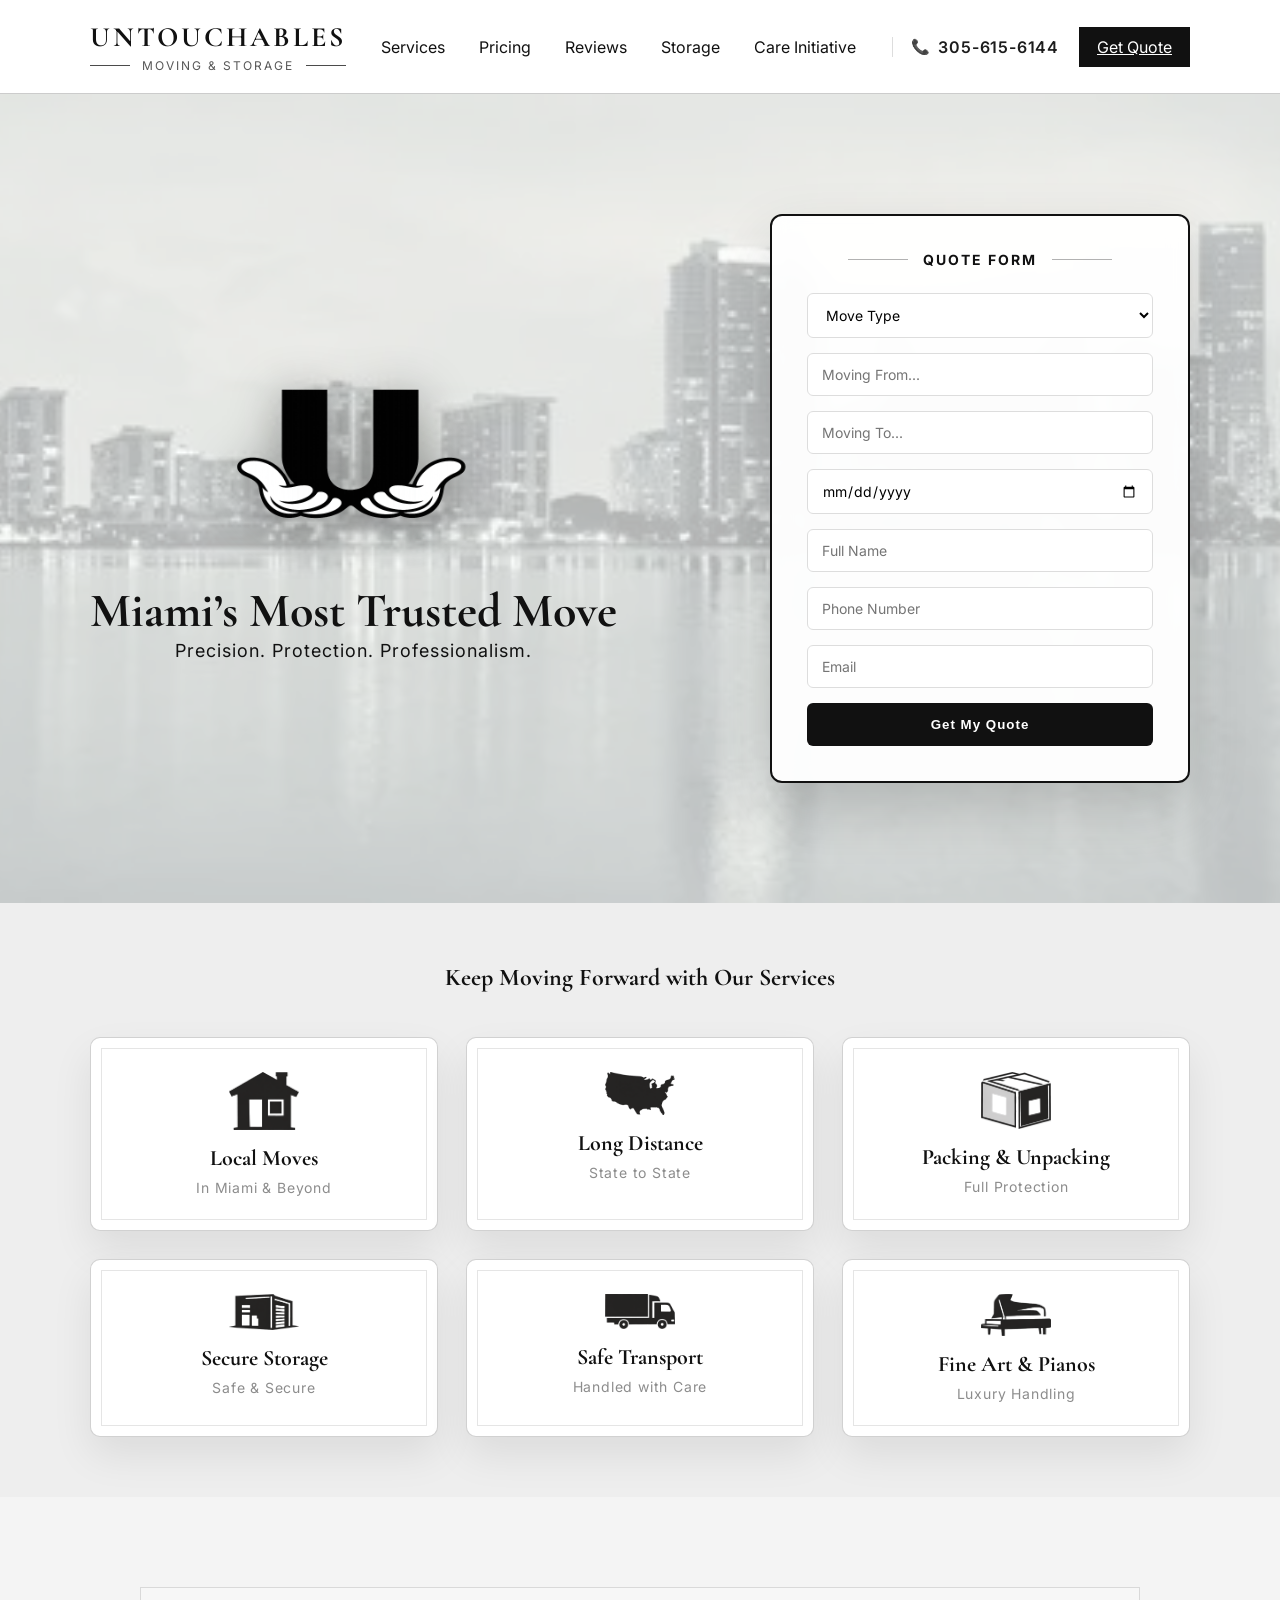
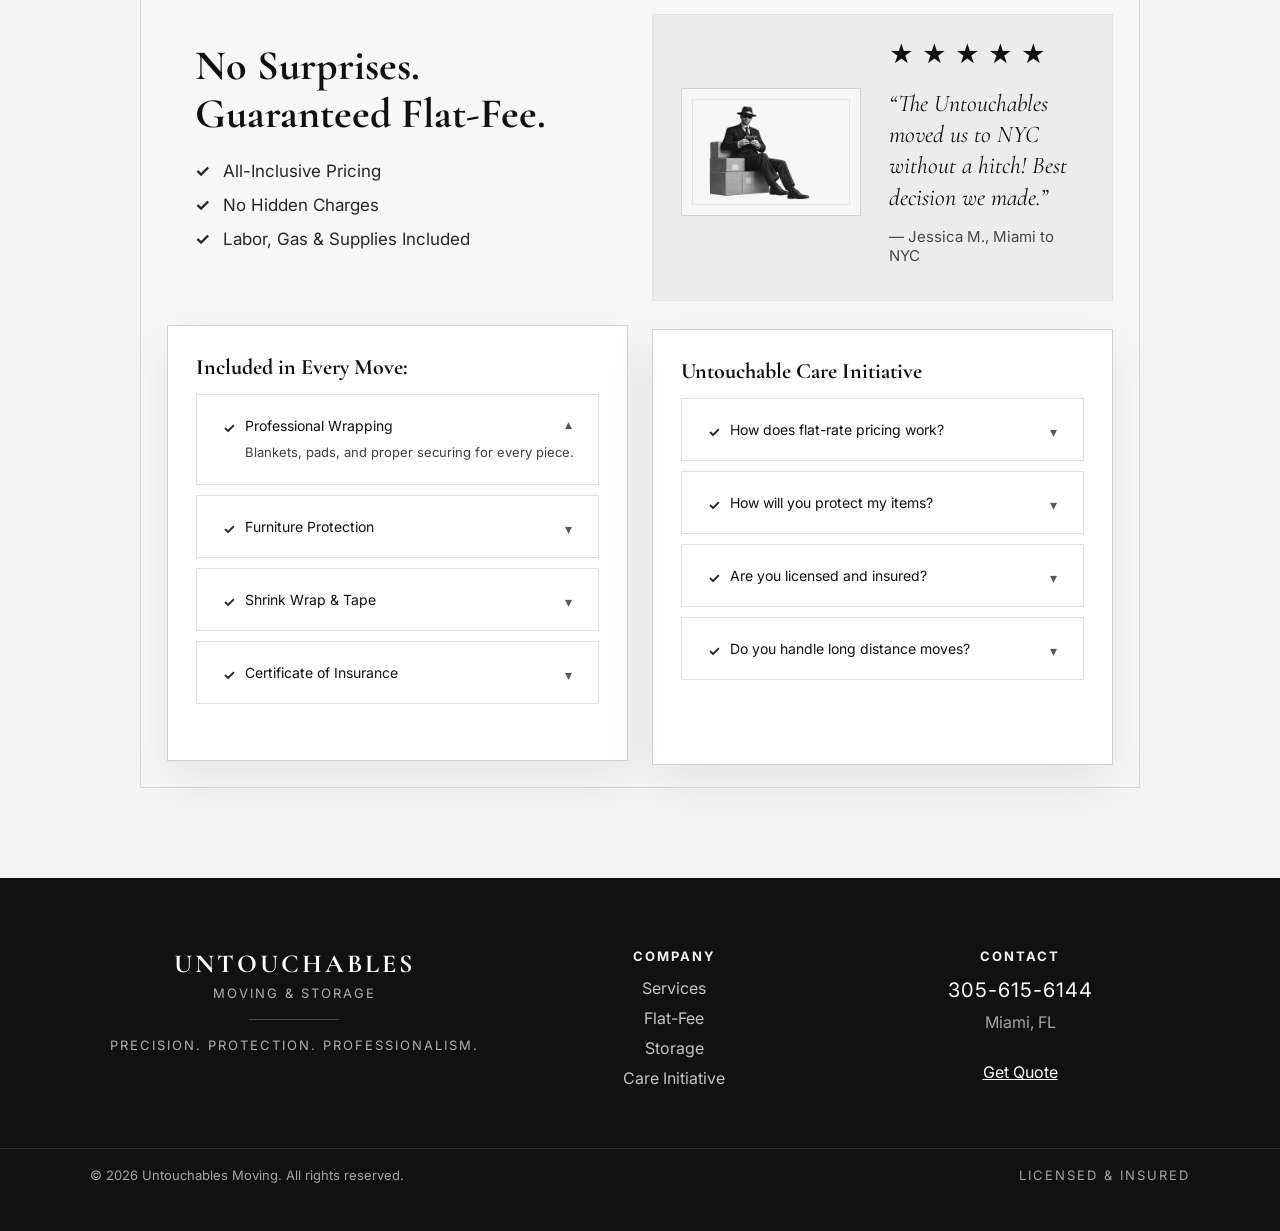
<file: index.html>
<!DOCTYPE html>
<html lang="en">
<head>
<meta charset="UTF-8">
<meta name="viewport" content="width=device-width, initial-scale=1.0">
<title>Untouchables Moving</title>

<link href="https://fonts.googleapis.com/css2?family=Cormorant+Garamond:wght@400;600;700&family=Inter:wght@400;500;600&display=swap" rel="stylesheet">
<link rel="stylesheet" href="style.css">
</head>

<body>

<header class="header">
  <div class="container header-inner">
    <div class="logo">
      <h1>UNTOUCHABLES</h1>
      <span>Moving & Storage</span>
    </div>

    <nav>
      <a href="#">Services</a>
      <a href="#">Pricing</a>
      <a href="#">Reviews</a>
      <a href="#">Storage</a>
      <a href="#">Care Initiative</a>
    </nav>

    <div class="header-cta">
  <a href="tel:3056156144" class="header-phone">
    <span class="phone-icon">📞</span>
    305-615-6144
  </a>

  <a class="btn-dark" href="#quote">Get Quote</a>
</div>
  </div>
</header>
<section class="hero">
  <div class="container hero-inner">
    
    <div class="hero-text">

  <img src="assets/u_logo.png" alt="Untouchables Logo" class="hero-logo">

  <h2>Miami’s Most Trusted Move</h2>
  <p>Precision. Protection. Professionalism.</p>

</div>

    <form class="quote-box" action="https://formsubmit.co/2654824020d9dcc172148d3e8ca8bb8e" method="POST">
  <h3>Quote Form</h3>

  <!-- (opciono) subject emaila -->
  <input type="hidden" name="_subject" value="New Quote Request — Untouchables">

  <!-- (opciono) redirect posle slanja -->

  <input type="hidden" name="_next" value="https://gorankaranovic.github.io/untouchables-site/thank-you.html">


  <!-- (opciono) isključi captcha -->
  <input type="hidden" name="_captcha" value="false">

  <input type="hidden" name="_template" value="table">

  <select name="moveType" required>
    <option value="" selected disabled>Move Type</option>
    <option>Local Move</option>
    <option>Long Distance</option>
  </select>

  <input type="text" name="fromAddress" placeholder="Moving From..." required>
  <input type="text" name="toAddress" placeholder="Moving To..." required>

  <input type="date" name="moveDate" required>

  <input type="text" name="name" placeholder="Full Name" required>
  <input type="tel" name="phone" placeholder="Phone Number" required>
  <input type="email" name="email" placeholder="Email" required>

  <button class="btn-dark full" type="submit">Get My Quote</button>
</form>

  </div>
</section>

<section class="services">
  <div class="container">
    <h2 class="section-title">Keep Moving Forward with Our Services</h2>

<div class="service-grid">

  <div class="card service-card">
    <img src="assets/optimized_local_moves_icon.png" alt="Local Moves" class="service-icon">
    <h3>Local Moves</h3>
    <p>In Miami & Beyond</p>
  </div>

  <div class="card service-card">
    <img src="assets/optimized_long_distance_icon.png" alt="Long Distance" class="service-icon">
    <h3>Long Distance</h3>
    <p>State to State</p>
  </div>

  <div class="card service-card">
    <img src="assets/optimized_packing_unpacking_icon.png" alt="Packing & Unpacking" class="service-icon">
    <h3>Packing &amp; Unpacking</h3>
    <p>Full Protection</p>
  </div>

  <div class="card service-card">
    <img src="assets/optimized_secure_storage_icon.png" alt="Secure Storage" class="service-icon">
    <h3>Secure Storage</h3>
    <p>Safe &amp; Secure</p>
  </div>

  <div class="card service-card">
    <img src="assets/optimized_safe_transport_icon.png" alt="Safe Transport" class="service-icon">
    <h3>Safe Transport</h3>
    <p>Handled with Care</p>
  </div>

  <div class="card service-card">
    <img src="assets/optimized_fine_art_pianos_icon.png" alt="Fine Art & Pianos" class="service-icon">
    <h3>Fine Art &amp; Pianos</h3>
    <p>Luxury Handling</p>
  </div>

</div>
  </div>
</section>

<section class="flat-fee" id="flat-fee">
  <div class="container flat-fee-grid">

    <!-- TOP LEFT -->
    <div class="flat-top-left">
      <h2>No Surprises. Guaranteed Flat-Fee.</h2>

      <ul class="checklist">
        <li>All-Inclusive Pricing</li>
        <li>No Hidden Charges</li>
        <li>Labor, Gas & Supplies Included</li>
      </ul>
    </div>

    <!-- TOP RIGHT -->
    <div class="panel flat-top-right">
      <h3>Included in Every Move:</h3>

      <details class="acc-item" open>
        <summary>Professional Wrapping</summary>
        <div class="acc-body">Blankets, pads, and proper securing for every piece.</div>
      </details>

      <details class="acc-item">
        <summary>Furniture Protection</summary>
        <div class="acc-body">Corners, legs, and delicate surfaces protected end-to-end.</div>
      </details>

      <details class="acc-item">
        <summary>Shrink Wrap &amp; Tape</summary>
        <div class="acc-body">Clean wrapping to prevent scratches and shifting in transit.</div>
      </details>

      <details class="acc-item">
        <summary>Certificate of Insurance</summary>
        <div class="acc-body">Proof of coverage available upon request.</div>
      </details>
    </div>

    <!-- BOTTOM LEFT -->
    <div class="testimonial flat-bottom-left">
      <div class="stars" aria-label="5 star rating">★★★★★</div>

      <div class="testimonial-inner">
        <div class="testimonial-img">
          <!-- ovde stavi transparentnog čoveka -->
          <img src="assets/man-in-black.png" alt="Customer" />
        </div>

        <div class="testimonial-text">
          <p class="quote">
            “The Untouchables moved us to NYC without a hitch! Best decision we made.”
          </p>
          <p class="author">— Jessica M., Miami to NYC</p>
        </div>
      </div>
    </div>

    <!-- BOTTOM RIGHT -->
    <div class="panel flat-bottom-right">
      <h3>Untouchable Care Initiative</h3>

      <details class="acc-item">
        <summary>How does flat-rate pricing work?</summary>
        <div class="acc-body">We quote based on move size, distance, access, and special items.</div>
      </details>

      <details class="acc-item">
        <summary>How will you protect my items?</summary>
        <div class="acc-body">Professional padding, wrapping, and secure loading methods.</div>
      </details>

      <details class="acc-item">
        <summary>Are you licensed and insured?</summary>
        <div class="acc-body">Yes — documentation is available with your quote.</div>
      </details>

      <details class="acc-item">
        <summary>Do you handle long distance moves?</summary>
        <div class="acc-body">Yes — state-to-state moves with careful scheduling and protection.</div>
      </details>
    </div>

  </div>
</section>

<footer class="footer">
  <div class="container footer-inner">

    <div class="footer-brand">
      <h2>UNTOUCHABLES</h2>
      <p>Moving & Storage</p>
      <div class="footer-divider"></div>
      <p class="footer-note">Precision. Protection. Professionalism.</p>
    </div>

    <div class="footer-links">
      <h4>Company</h4>
      <a href="#">Services</a>
      <a href="#flat-fee">Flat-Fee</a>
      <a href="#">Storage</a>
      <a href="#">Care Initiative</a>
    </div>

    <div class="footer-contact">
      <h4>Contact</h4>
      <a href="tel:3056156144" class="footer-phone">305-615-6144</a>
      <p class="footer-small">Miami, FL</p>
      <a href="#quote" class="btn-dark footer-btn">Get Quote</a>
    </div>

  </div>

  <div class="footer-bottom">
    <div class="container footer-bottom-inner">
      <p>© <span id="year"></span> Untouchables Moving. All rights reserved.</p>
      <p class="footer-mini">Licensed & Insured</p>
    </div>
  </div>
</footer>


  <script>
  document.getElementById("year").textContent = new Date().getFullYear();

  // sticky header shadow on scroll
  const header = document.querySelector(".header");
  const onScroll = () => {
    if (window.scrollY > 8) header.classList.add("is-sticky");
    else header.classList.remove("is-sticky");
  };
  window.addEventListener("scroll", onScroll, { passive: true });
  onScroll();
</script>

</body>
</html>
</file>
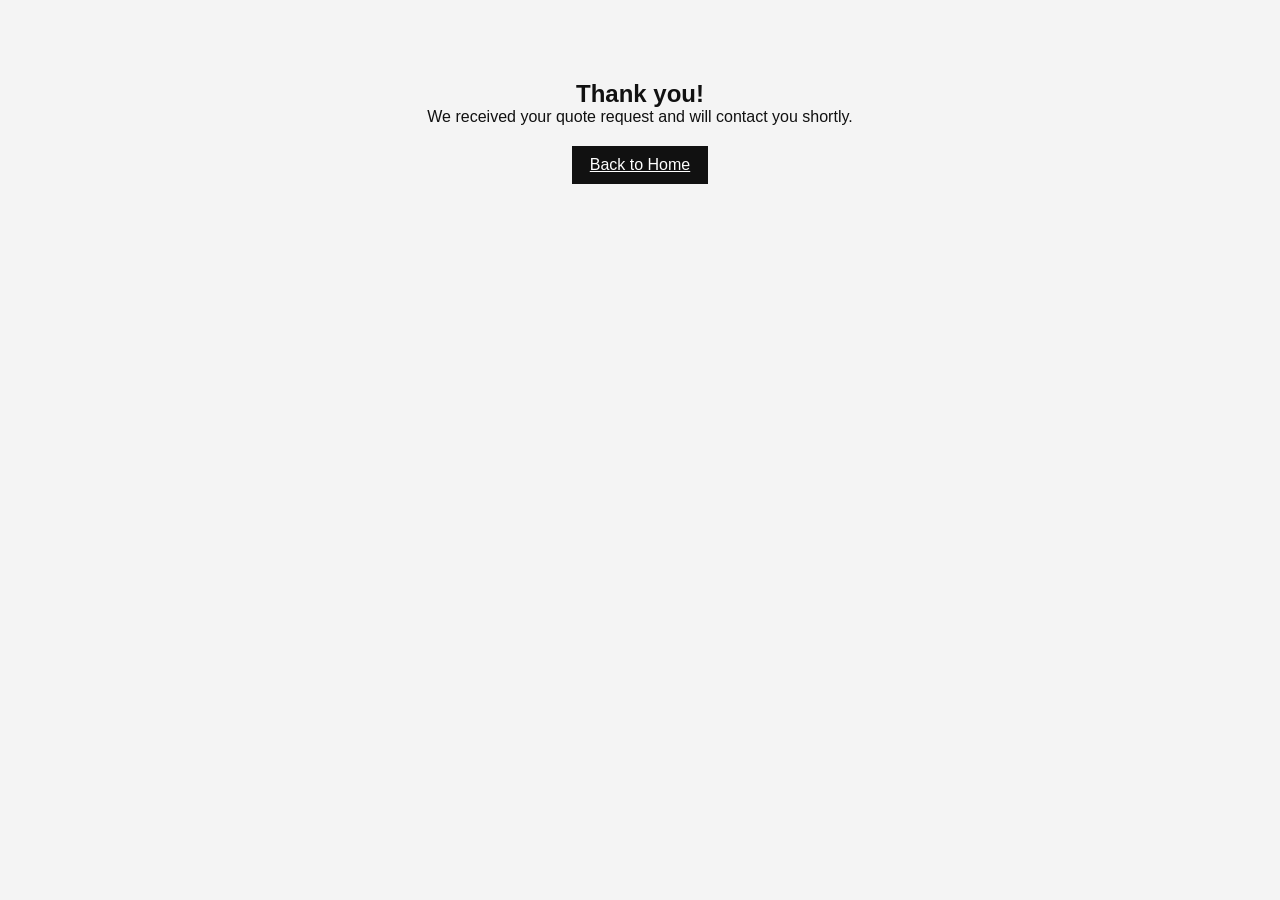
<file: thank-you.html>
<!DOCTYPE html>
<html lang="en">
<head>
  <meta charset="UTF-8" />
  <meta name="viewport" content="width=device-width, initial-scale=1.0" />
  <title>Thank You</title>
  <link rel="stylesheet" href="style.css" />
</head>
<body>
  <div class="container" style="padding:80px 0; text-align:center;">
    <h2>Thank you!</h2>
    <p>We received your quote request and will contact you shortly.</p>
    <a href="index.html" class="btn-dark" style="display:inline-block; margin-top:20px;">Back to Home</a>
  </div>
</body>
</html>
</file>
<file: style.css>
*{
  margin:0;
  padding:0;
  box-sizing:border-box;
}

body{
  font-family:'Inter', sans-serif;
  background:#f4f4f4;
  color:#111;
}

.container{
  width:1100px;
  margin:auto;
}

/* HEADER */

.header{
  border-bottom:1px solid #ccc;
  background:white;

  position: sticky;
  top: 0;
  z-index: 999;
  transition: box-shadow .25s ease, border-color .25s ease;
}

.header.is-sticky{
  box-shadow: 0 10px 30px rgba(0,0,0,.08);
  border-bottom-color: rgba(0,0,0,.10);
}

.header-inner{
  display:flex;
  justify-content:space-between;
  align-items:center;
  padding:20px 0;
}

.logo {
  text-align: center;
}

.logo h1 {
  font-family: 'Cormorant Garamond', serif;
  font-size: 28px;
  letter-spacing: 3px;
  margin-bottom: 4px;
}

.logo span {
  display: flex;
  align-items: center;
  justify-content: center;
  font-size: 12px;
  letter-spacing: 2px;
  text-transform: uppercase;
  opacity: 0.7;
  gap: 12px;
}

/* Linije levo i desno */
.logo span::before,
.logo span::after {
  content: "";
  flex: 1;
  height: 1px;
  background: #000; /* ili bela ako je header tamne boje */
  max-width: 40px;
}

nav a{
  margin:0 15px;
  text-decoration:none;
  color:#111;
}

.btn-dark{
  background:#111;
  color:white;
  padding:10px 18px;
  border:none;
  cursor:pointer;
}

/* HERO */


.hero{
  background: 
    linear-gradient(rgba(255,255,255,0.6), rgba(255,255,255,0.6)),
    url('assets/miami.jpg') center/cover no-repeat;
  padding:100px 0;
}

.hero{
  position:relative;
  background:url('assets/miami.jpg') center/cover no-repeat;
  padding:120px 0;
}

.hero::before{
  content:"";
  position:absolute;
  inset:0;
  background:rgba(255,255,255,0.7);
}

.hero-inner{
  position:relative;
  z-index:2;
}

.hero-inner{
  display:flex;
  justify-content:space-between;
  align-items:center;
}

.hero-text {
  text-align: center;
}

.hero-logo {
  width: 340px;
  margin-bottom: 20px;
  display: block;
  margin-left: auto;
  margin-right: auto;
  filter: drop-shadow(0 8px 25px rgba(0,0,0,0.4));
}

.hero-text h2 {
  font-size: 48px;
  font-family: 'Cormorant Garamond', serif;
}

.hero-text p {
  font-size: 18px;
  letter-spacing: 1px;
}

.quote-box{
  background:white;
  padding:25px;
  border:2px solid #111;
  width:350px;
}

.quote-box h3 {
  display: flex;
  align-items: center;
  justify-content: center;
  gap: 15px;
  font-size: 16px;
  letter-spacing: 2px;
  text-transform: uppercase;
  margin-bottom: 20px;
}

.quote-box h3::before,
.quote-box h3::after {
  content: "";
  flex: 1;
  height: 1px;
  background: rgba(0,0,0,0.3); /* pošto ti je svetla pozadina */
  max-width: 60px;
}

/* .quote-box h3{
  text-align:center;
  font-family:'Cormorant Garamond', serif;
  margin-bottom:15px;
} */

.quote-box select{
  width:100%;
  padding:10px;
  margin-bottom:12px;
  border:1px solid #ccc;
}

.full{
  width:100%;
}

/* SERVICES */

.services{
  padding:60px 0;
  background:#eee;
}

.section-title{
  font-family:'Cormorant Garamond', serif;
  text-align:center;
  margin-bottom:40px;
}

.service-grid{
  display:grid;
  grid-template-columns:repeat(6,1fr);
  gap:15px;
}

.card{
  background:white;
  padding:30px 10px;
  text-align:center;
  border:1px solid #ccc;
}

/* FLAT FEE */

.flat-fee{
  padding:60px 0;
  background:white;
}

.flat-inner{
  display:flex;
  justify-content:space-between;
}

.flat-fee h2{
  font-family:'Cormorant Garamond', serif;
  margin-bottom:20px;
}

ul li{
  margin-bottom:10px;
}

.accordion{
  width:450px;
}

.acc-item{
  border:1px solid #ccc;
  padding:12px;
  margin-bottom:10px;
}

/* FOOTER */

footer{
  background:#111;
  color:white;
  padding:30px 0;
  text-align:center;
}


@media (max-width: 768px) {
  .hero-logo {
    width: 200px;
  }
}


/* ============================= */
/* QUOTE FORM PREMIUM STYLE */
/* ============================= */

.quote-box {
  background: rgba(255, 255, 255, 0.95);
  padding: 35px;
  border-radius: 12px;
  width: 100%;
  max-width: 420px;
  box-shadow: 0 25px 60px rgba(0, 0, 0, 0.15);
  backdrop-filter: blur(10px);
}

/* Naslov sa linijama */
.quote-box h3 {
  display: flex;
  align-items: center;
  justify-content: center;
  gap: 15px;
  font-size: 14px;
  letter-spacing: 2px;
  text-transform: uppercase;
  margin-bottom: 25px;
}

.quote-box h3::before,
.quote-box h3::after {
  content: "";
  flex: 1;
  height: 1px;
  background: rgba(0,0,0,0.3);
  max-width: 60px;
}

/* Polja */
.quote-box input,
.quote-box select {
  width: 100%;
  padding: 12px 14px;
  margin-bottom: 15px;
  border: 1px solid #ddd;
  border-radius: 6px;
  font-family: 'Inter', sans-serif;
  font-size: 14px;
  transition: all 0.3s ease;
  background: #fff;
}

/* Hover / Focus efekat */
.quote-box input:focus,
.quote-box select:focus {
  outline: none;
  border-color: #000;
  box-shadow: 0 0 0 2px rgba(0,0,0,0.05);
}

/* Dugme */
.quote-box .btn-dark.full {
  width: 100%;
  padding: 14px;
  border-radius: 6px;
  font-weight: 600;
  letter-spacing: 1px;
  transition: all 0.3s ease;
}

.quote-box .btn-dark.full:hover {
  transform: translateY(-2px);
  box-shadow: 0 10px 25px rgba(0,0,0,0.2);
}

.service-grid {
  display: grid;
  grid-template-columns: repeat(3, 1fr);
  gap: 25px;
  margin-top: 50px;
}

.card {
  background: #fff;
  padding: 30px 20px;
  text-align: center;
  border-radius: 10px;
  box-shadow: 0 15px 40px rgba(0,0,0,0.08);
  transition: all 0.3s ease;
}

.card img {
  width: 70px;
  margin-bottom: 15px;
  opacity: 0.9;
}

.card h3 {
  font-family: 'Cormorant Garamond', serif;
  font-size: 20px;
  margin-bottom: 8px;
}

.card p {
  font-size: 14px;
  color: #666;
}

/* Hover efekat */
.card:hover {
  transform: translateY(-6px);
  box-shadow: 0 25px 60px rgba(0,0,0,0.15);
}

@media (max-width: 992px) {
  .service-grid {
    grid-template-columns: repeat(2, 1fr);
  }
}

@media (max-width: 600px) {
  .service-grid {
    grid-template-columns: 1fr;
  }
}

/* ===== Services (premium cards like reference) ===== */

.service-grid {
  display: grid;
  grid-template-columns: repeat(3, 1fr);
  gap: 28px;
  margin-top: 45px;
}

.service-card {
  position: relative;
  background: #fff;
  text-align: center;
  padding: 34px 26px;
  border: 1px solid rgba(0,0,0,0.18);   /* outer frame */
  box-shadow: 0 18px 40px rgba(0,0,0,0.08);
  transition: transform 0.25s ease, box-shadow 0.25s ease;
}

.service-card::before {
  content: "";
  position: absolute;
  inset: 10px;                          /* inner frame spacing */
  border: 1px solid rgba(0,0,0,0.10);   /* inner frame */
  pointer-events: none;
}

.service-icon {
  width: 78px;
  height: auto;
  margin: 0 auto 16px;
  display: block;
}

.service-card h3 {
  font-family: 'Cormorant Garamond', serif;
  font-size: 22px;
  margin: 0 0 8px;
}

.service-card p {
  margin: 0;
  font-size: 14px;
  letter-spacing: 0.8px;
  opacity: 0.75;
}

.service-card:hover {
  transform: translateY(-6px);
  box-shadow: 0 26px 60px rgba(0,0,0,0.12);
}

/* Responsive */
@media (max-width: 992px) {
  .service-grid { grid-template-columns: repeat(2, 1fr); }
}

@media (max-width: 600px) {
  .service-grid { grid-template-columns: 1fr; }
  .service-card { padding: 32px 22px; }
}

/* ===== Flat-fee section (like reference) ===== */

.flat-fee {
  padding: 90px 0;
  background: #f4f4f4; /* light texture vibe */
}

.flat-fee-grid {
  display: grid;
  grid-template-columns: 1fr 1fr;   /* 50% - 50% */
  grid-template-areas:
    "topLeft testimonial"
    "included care";
  gap: 28px;
  align-items: stretch;  /* bitno za simetriju */
}

.flat-top-left,
.flat-bottom-left,
.flat-top-right,
.flat-bottom-right {
  height: 100%;
}

.panel,
.testimonial {
  height: 100%;
  display: flex;
  flex-direction: column;
  justify-content: flex-start;
}

/* Mapiranje tvojih postojećih klasa */
.flat-top-left {
  grid-area: topLeft;
}

.flat-bottom-left {
  grid-area: testimonial;   /* testimonial ide gore desno */
}

.flat-top-right {
  grid-area: included;      /* included ide dole levo */
}

.flat-bottom-right {
  grid-area: care;
}

/* Optional: okvir oko cele sekcije kao na referenci */
.flat-fee .container {
  border: 1px solid rgba(0,0,0,0.12);
  padding: 26px;
  background: rgba(255,255,255,0.25);
}

.flat-top-left h2 {
  font-family: 'Cormorant Garamond', serif;
  font-size: 42px;
  line-height: 1.15;
  margin-bottom: 22px;
}

/* Left */
.flat-left h2 {
  font-family: 'Cormorant Garamond', serif;
  font-size: 40px;
  margin: 0 0 18px;
}

.checklist {
  list-style: none;
  padding: 0;
  margin: 0 0 24px;
}

.checklist li {
  position: relative;
  padding-left: 28px;
  margin: 14px 0;
  font-size: 17px;
  opacity: 0.9;
}

.checklist li::before {
  content: "✓";
  position: absolute;
  left: 0;
  top: 0;
  font-weight: 700;
}

/* Testimonial */
.testimonial {
  height: 100%;
  padding: 28px;
  background: #ececec; /* malo tamnije od ostatka */
  border: 1px solid rgba(0,0,0,0.04);
  box-shadow: none; /* uklanjamo shadow da bude editorial clean */
}

.testimonial .stars {
  font-size: 24px;      /* bilo je oko 18–20 */
  letter-spacing: 8px;  /* malo veći razmak */
  margin-bottom: 16px;
  margin-left: 196px;
  line-height: 1;
  color: #111;
}

.testimonial-inner {
  display: grid;
  grid-template-columns: 180px 1fr;
  gap: 16px;
  align-items: center;
}

.testimonial-img {
  padding: 10px;
  border: 1px solid rgba(0,0,0,0.15);
  background: #f6f6f6;
}

.testimonial-img img {
  display: block;
  width: 100%;
  height: auto;
  border: 1px solid rgba(0,0,0,0.08);
}

.testimonial-text .quote {
  font-family: 'Cormorant Garamond', serif;
  font-size: 24px;
  font-style: italic;
  line-height: 1.3;
  margin: 0 0 14px;
}

.testimonial-text .author {
  margin: 0;
  font-size: 15px;
  opacity: 0.75;
}

/* Right panels */
.panel {
  border: 1px solid rgba(0,0,0,0.18);
  background: rgba(255,255,255,0.85);
  padding: 16px 18px;
  box-shadow: 0 18px 45px rgba(0,0,0,0.08);
  margin-bottom: 18px;
}

.panel h3 {
  font-family: 'Cormorant Garamond', serif;
  font-size: 22px;
  margin: 0 0 14px;
  margin-bottom: 14px;
}

/* Accordions (details/summary) */
.acc-item {
  border: 1px solid rgba(0,0,0,0.12);
  background: rgba(255,255,255,0.95);
  margin-bottom: 10px;
}

.acc-item summary {
  list-style: none;
  cursor: pointer;
  position: relative;
  font-size: 14px;
  padding: 10px 12px 10px 36px;
}

.acc-item summary::-webkit-details-marker {
  display: none;
}

/* left check icon */
.acc-item summary::before {
  content: "✓";
  position: absolute;
  left: 14px;
  top: 12px;
  font-weight: 700;
  opacity: 0.9;
}

/* right chevron */
.acc-item summary::after {
  content: "▾";
  position: absolute;
  right: 14px;
  top: 12px;
  opacity: 0.7;
  transition: transform 0.2s ease;
}

.acc-item[open] summary::after {
  transform: rotate(180deg);
}

.acc-body {
  padding: 0 12px 12px 36px;
  font-size: 13px;
  opacity: 0.8;
}

/* Responsive */
@media (max-width: 992px) {
  .flat-fee-wrap {
    grid-template-columns: 1fr;
  }
  .testimonial-inner {
    grid-template-columns: 1fr;
  }
  .testimonial-img {
    max-width: 240px;
  }
}

.flat-fee .container {
  border: 1px solid rgba(0,0,0,0.12);
  padding: 26px;
  background: rgba(255,255,255,0.25);
}

@media (max-width: 992px) {
  .flat-fee-grid {
    grid-template-columns: 1fr;
    grid-template-areas:
      "topLeft"
      "testimonial"
      "included"
      "care";
  }
}

/* Poravnanje gornjeg reda (naslov i testimonial) */
.flat-top-left,
.flat-bottom-left { /* (ako ti je testimonial gore desno) */
  padding-top: 6px;
}



.flat-fee .container {
  max-width: 1000px;
}

.flat-fee-grid {
  gap: 24px;
}

.testimonial .stars {
  margin-left: 6px;
}

.testimonial {
  padding-top: 28px;
}

.flat-top-left,
.testimonial,
.flat-top-right,
.flat-bottom-right {
  padding: 28px;
}

.panel,
.testimonial {
  padding: 28px;
}

.flat-bottom-left,
.flat-bottom-right {
  margin-top: 4px;
}

.testimonial {
  display: grid;
  grid-template-columns: 180px 1fr;
  column-gap: 28px;
  align-items: start;
}

.testimonial .stars {
  grid-column: 2;   /* zvezdice idu u kolonu teksta */
  margin: 0 0 14px 0;
}

.testimonial-inner {
  grid-column: 1 / -1;
  display: contents;
}

.testimonial {
  transform: translateY(-4px);
}

/* ===== Footer ===== */

.footer {
  background: #111;
  color: rgba(255,255,255,0.88);
  padding-top: 70px;
}

.footer-inner {
  display: grid;
  grid-template-columns: 1.2fr 0.8fr 1fr;
  gap: 40px;
  padding-bottom: 50px;
}

.footer-brand h2 {
  font-family: 'Cormorant Garamond', serif;
  letter-spacing: 3px;
  margin: 0 0 6px;
  font-size: 26px;
  color: #fff;
}

.footer-brand {
  text-align: center;
}

.footer-brand p {
  margin: 0;
  font-size: 13px;
  letter-spacing: 2px;
  text-transform: uppercase;
  opacity: 0.75;
}

.footer-divider {
  width: 90px;
  height: 1px;
  background: rgba(255,255,255,0.25);
  margin: 18px auto 14px;   /* AUTO centriranje */
}

.footer-note{
  display: inline-block;   /* ključno */
  text-align: center;
  margin: 0 auto;          /* centriranje inline-bloka */
  width: auto;
  max-width: none;         /* uklanja ograničenje */
}

.footer h4 {
  font-size: 13px;
  letter-spacing: 2px;
  text-transform: uppercase;
  margin: 0 0 14px;
  color: rgba(255,255,255,0.95);
}

.footer-links a {
  display: block;
  color: rgba(255,255,255,0.75);
  text-decoration: none;
  margin: 10px 0;
  transition: opacity 0.2s ease;
}

.footer-links a:hover {
  opacity: 1;
}

.footer-contact .footer-phone {
  display: inline-block;
  font-size: 20px;
  letter-spacing: 1px;
  margin-bottom: 10px;
  color: #fff;
  text-decoration: none;
}

.footer-small {
  margin: 0 0 18px;
  opacity: 0.7;
}

.footer-btn {
  display: inline-block;
  padding: 12px 18px;
}

/* bottom bar */
.footer-bottom {
  border-top: 1px solid rgba(255,255,255,0.12);
  padding: 18px 0;
}

.footer-bottom-inner {
  display: flex;
  justify-content: space-between;
  gap: 18px;
  align-items: center;
  font-size: 13px;
  opacity: 0.7;
}

.footer-mini {
  text-transform: uppercase;
  letter-spacing: 2px;
}

/* Responsive */
@media (max-width: 900px) {
  .footer-inner {
    grid-template-columns: 1fr;
  }

  .footer-bottom-inner {
    flex-direction: column;
    text-align: center;
  }
}


.header-cta{
  display:flex;
  align-items:center;
  gap:18px;
}

.header-phone{
  display:flex;
  align-items:center;
  gap:8px;
  font-family:Inter,sans-serif;
  font-weight:700;
  font-size:15px;
  text-decoration:none;
  color:#111; /* ista boja kao nav */
  letter-spacing:.08em;
  padding-left:18px;
  border-left:1px solid #ddd; /* vizuelno odvajanje */
  transition:.3s ease;
}

.header-phone:hover{
  color:#ff0055; /* Miami accent */
}

.header-cta{
  display:flex;
  align-items:center;
  gap:20px;
}


.header-phone{
  display:flex;
  align-items:center;
  gap:8px;
  font-family:Inter,sans-serif;
  font-weight:600;
  font-size:16px;
  text-decoration:none;
  color:#1c1c1c;
  letter-spacing:.05em;
  transition:.3s ease;
}

.header-phone:hover{
   color:#ff0055;
}

.phone-icon{
  font-size:15px;
}
</file>
